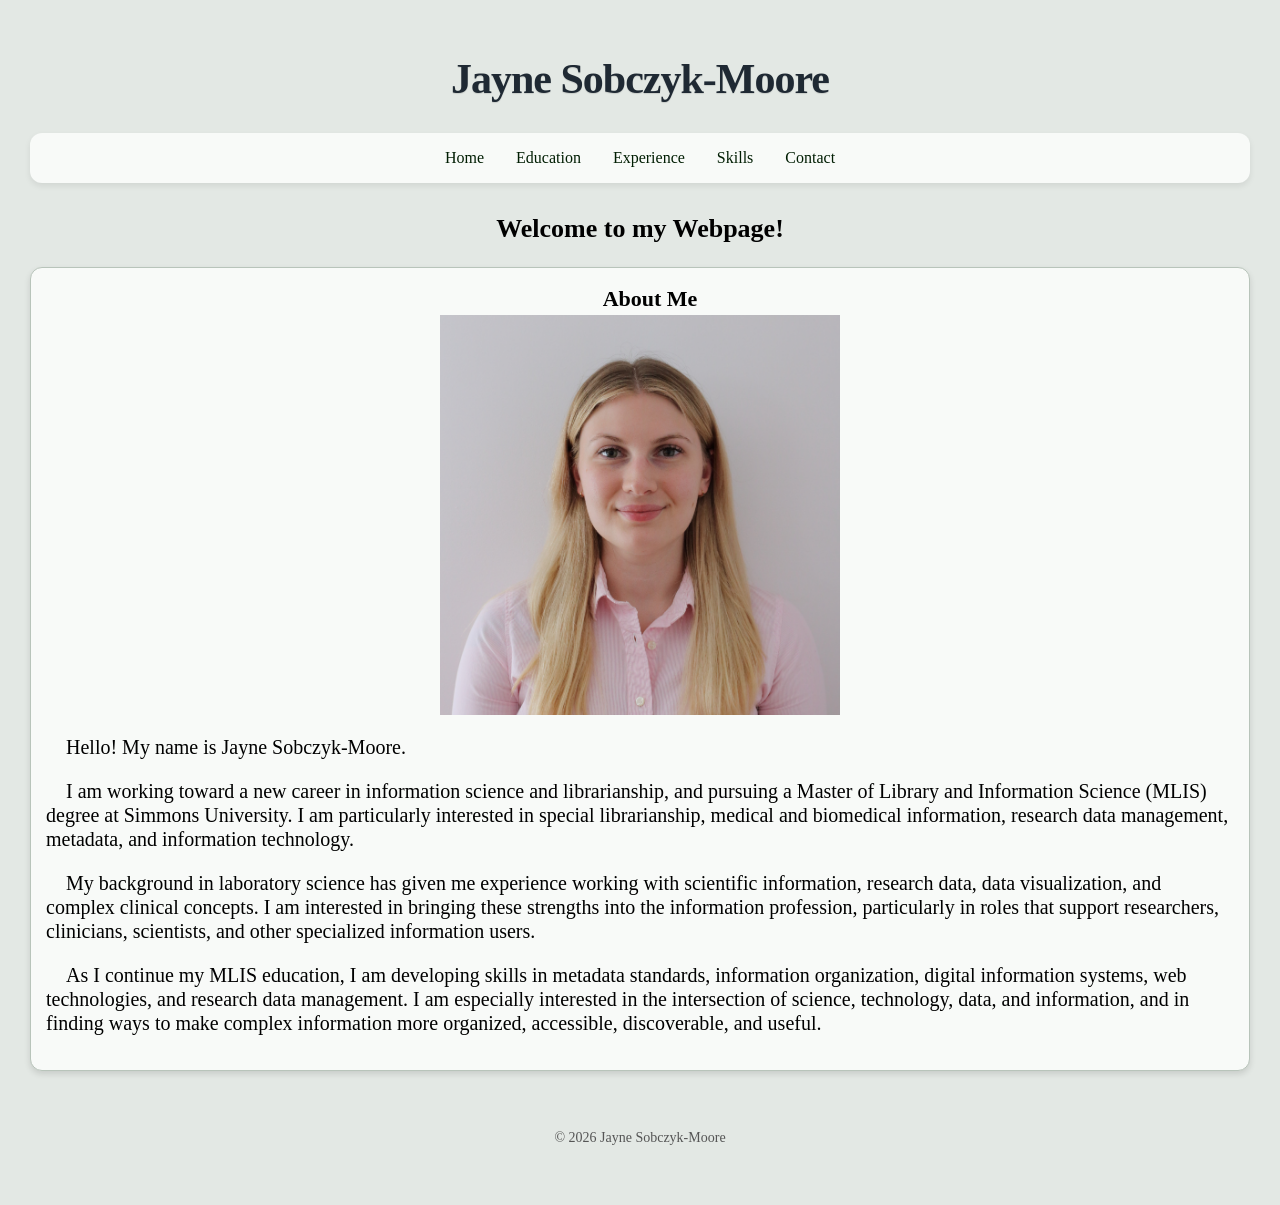
<file: index.html>
<!DOCTYPE html>
<html lang="en">
<head>
    <meta charset="UTF-8">
    <meta name="viewport" content="width=device-width, initial-scale=1.0">
    <title>Home | Jayne Sobczyk-Moore</title>
    <link rel="stylesheet" href="style.css">
</head>

<body>

    <header>
        <h1>Jayne Sobczyk-Moore</h1>

        <nav>
            <a href="index.html">Home</a>
            <a href="education.html">Education</a>
            <a href="experience.html">Experience</a>
            <a href="skills.html">Skills</a>
            <a href="contact.html">Contact</a>
        </nav>
    </header>

    <main>
        <h2>Welcome to my Webpage!</h2>

<about>
<div class="box">
            <h3>About Me</h3>
            <img class="profilephoto" src="me.JPG" alt="My Photo" width="400">
        <p>Hello! My name is Jayne Sobczyk-Moore.</p>
            <p>
            I am working toward a new career in information science and librarianship, and pursuing a Master of Library and Information Science (MLIS) 
            degree at Simmons University. I am particularly interested in special librarianship, medical and biomedical information, 
            research data management, metadata, and information technology.
            </p>
            <p>
            My background in laboratory science has given me experience working with scientific information, research data, data visualization, 
            and complex clinical concepts. I am interested in bringing these strengths into the information profession, particularly in roles that support researchers, 
            clinicians, scientists, and other specialized information users.
            </p>
            <p>
            As I continue my MLIS education, I am developing skills in metadata standards, information organization, digital information systems, web technologies, 
            and research data management. I am especially interested in the intersection of science, technology, data, and information, and in finding ways to make complex 
            information more organized, accessible, discoverable, and useful.
            </p>
        </div>
</about>
    </main>

    <footer>
        <p>&copy; 2026 Jayne Sobczyk-Moore</p>
    </footer>

</body>
</html>
</file>
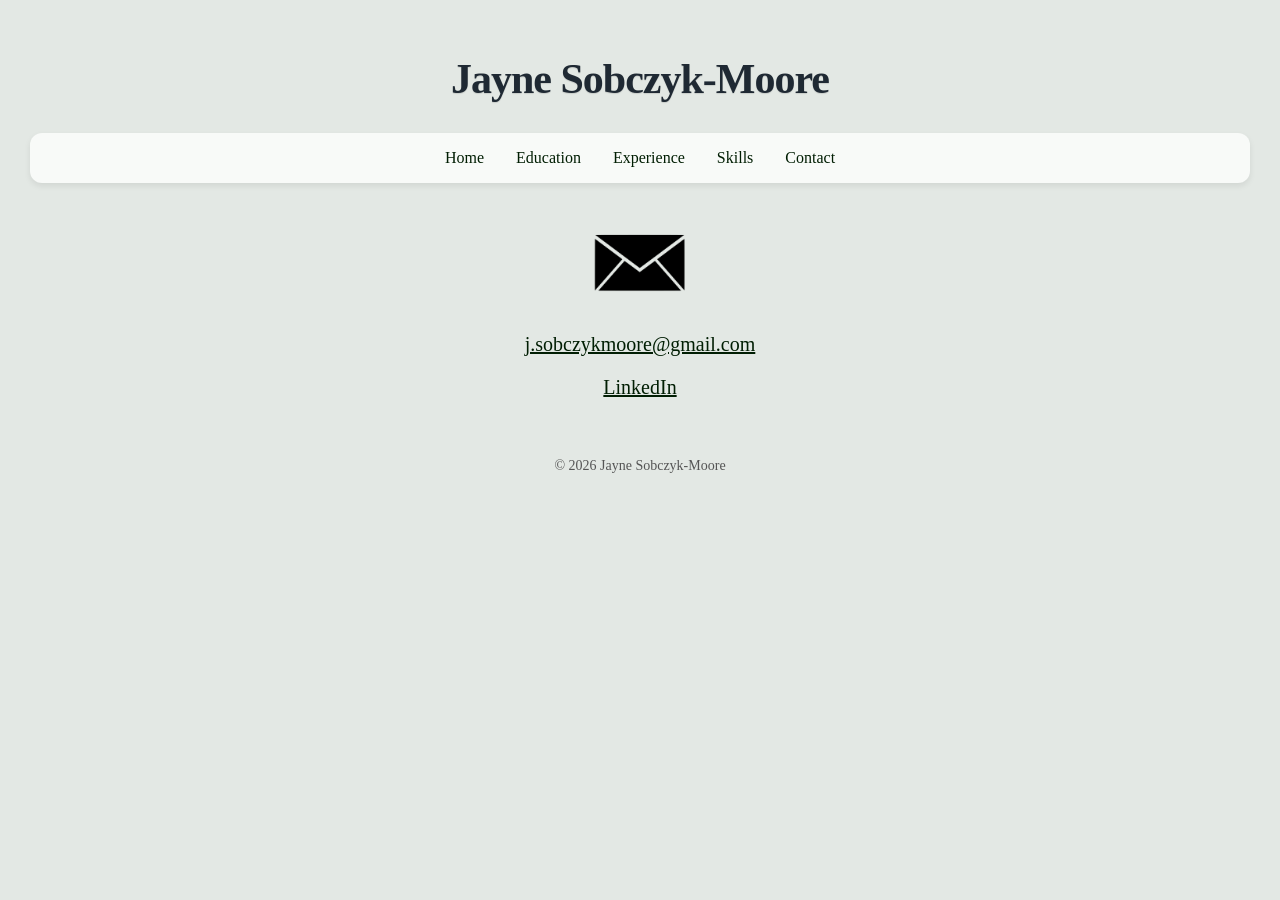
<file: contact.html>
<html lang="en">
<head>
    <meta charset="UTF-8">
    <meta name="viewport" content="width=device-width, initial-scale=1.0">
    <title>Contact | Jayne Sobczyk-Moore</title>
    <link rel="stylesheet" href="style.css">
</head>

<body>

    <header>
        <h1>Jayne Sobczyk-Moore</h1>

        <nav>
            <a href="index.html">Home</a>
            <a href="education.html">Education</a>
            <a href="experience.html">Experience</a>
            <a href="skills.html">Skills</a>
            <a href="contact.html">Contact</a>
        </nav>
    </header>

    <main>
        <contact>
        <img src="email.png" alt="email icon" width="100">
        <p><a href="mailto:j.sobczykmoore@gmail.com">j.sobczykmoore@gmail.com</a></p>
        <p><a href="https://www.linkedin.com/in/jayne-sobczyk-moore-a0b239a9/" target="_blank">LinkedIn</a></p>
        </contact>  
    </main>

    <footer>
        <p>&copy; 2026 Jayne Sobczyk-Moore</p>
    </footer>

</body>
</html>
</file>
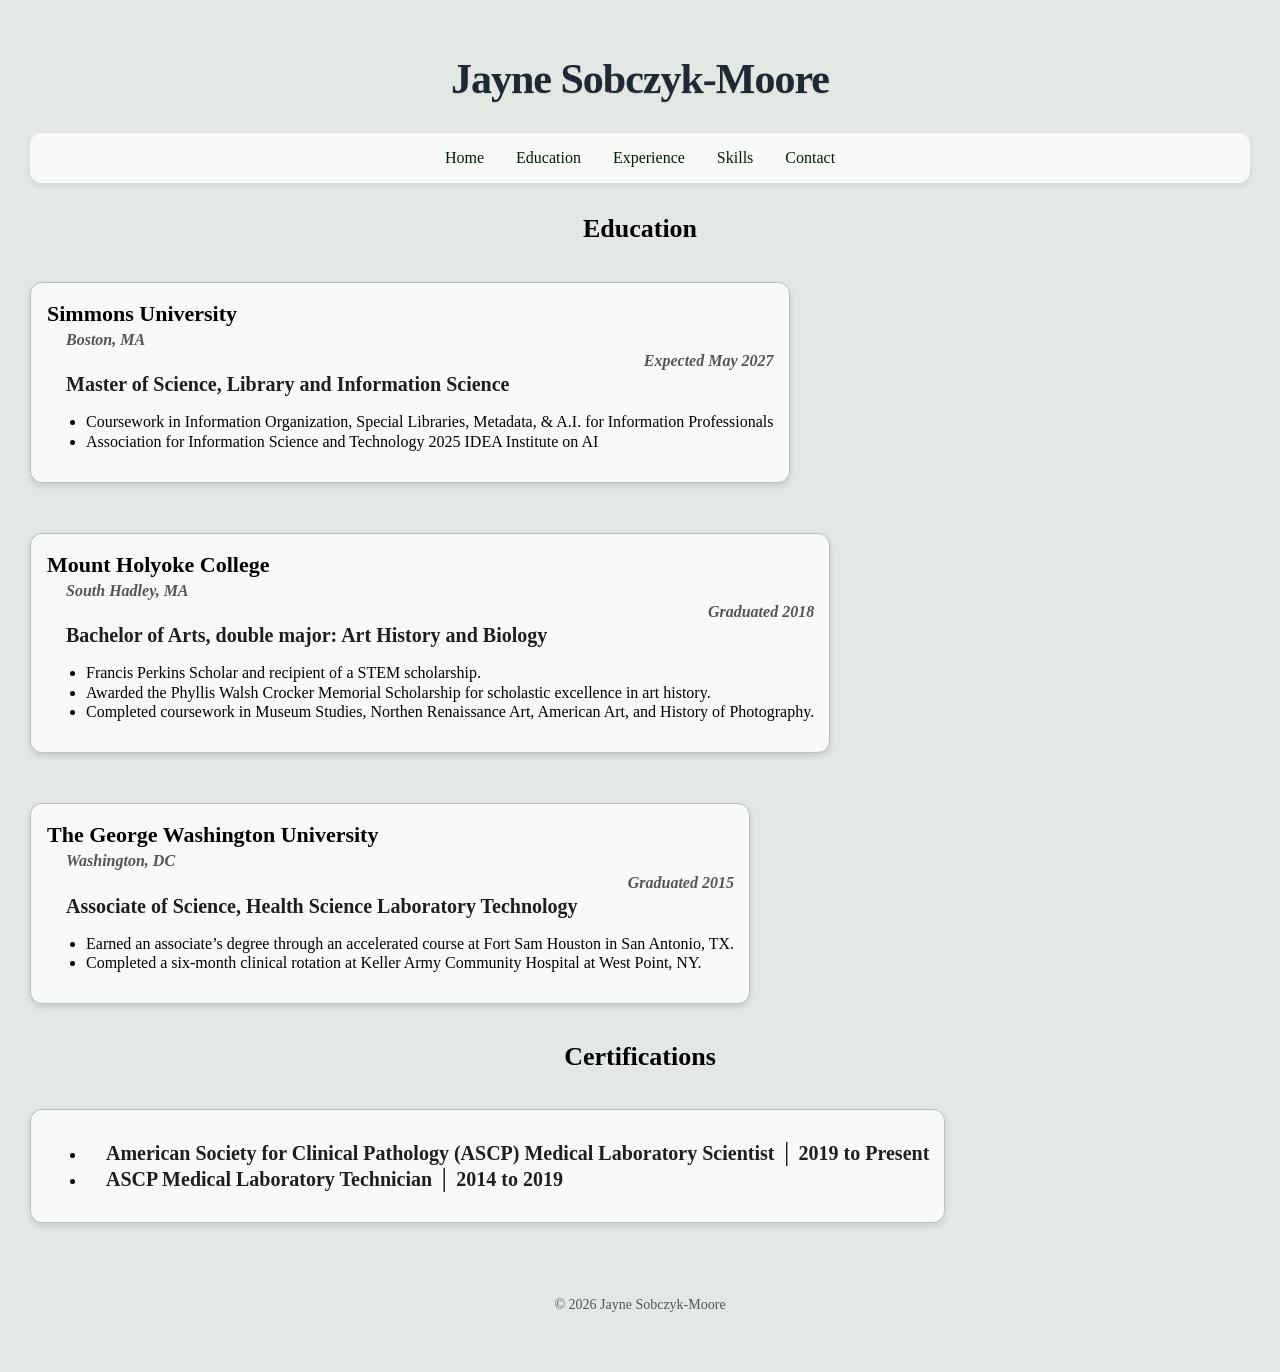
<file: education.html>
<!DOCTYPE html>
<html lang="en">
<head>
    <meta charset="UTF-8">
    <meta name="viewport" content="width=device-width, initial-scale=1.0">
    <title>Education | Jayne Sobczyk-Moore</title>
    <link rel="stylesheet" href="style.css">
</head>

<body>

    <header>
        <h1>Jayne Sobczyk-Moore</h1>

        <nav>
            <a href="index.html">Home</a>
            <a href="education.html">Education</a>
            <a href="experience.html">Experience</a>
            <a href="skills.html">Skills</a>
            <a href="contact.html">Contact</a>
        </nav>
    </header>

    <main>
        <h2>Education</h2>
        <div class="section">
            <div class="box">
            <h3>Simmons University</h3>
                <h4>Boston, MA</h4>
                <h5>Expected May 2027</h5>
                <h6>Master of Science, Library and Information Science</h6>
                    <ul>
                        <li>Coursework in Information Organization, Special Libraries, Metadata, & A.I. for Information Professionals</li>
                        <li>Association for Information Science and Technology 2025 IDEA Institute on AI</li>
                    </ul>
            </div>

            <div class="box">
            <h3>Mount Holyoke College</h3>
            <h4>South Hadley, MA</h4>
            <h5>Graduated 2018</h5>
            <h6>Bachelor of Arts, double major: Art History and Biology</h6>
                <ul>
                    <li>Francis Perkins Scholar and recipient of a STEM scholarship. </li>
                    <li>Awarded the Phyllis Walsh Crocker Memorial Scholarship for scholastic excellence in art history.</li>
                    <li>Completed coursework in Museum Studies, Northen Renaissance Art, American Art, and History of Photography.</li>
                </ul>
            </div>

            <div class="box">
            <h3>The George Washington University</h3>
            <h4>Washington, DC</h4>
            <h5>Graduated 2015</h5>
            <h6>Associate of Science, Health Science Laboratory Technology</h6>
                <ul>
                    <li>Earned an associate’s degree through an accelerated course at Fort Sam Houston in San Antonio, TX. </li>
                    <li>Completed a six-month clinical rotation at Keller Army Community Hospital at West Point, NY.</li>
                </ul>
            </div>
        </div>

        <h2>Certifications</h2>
        <div class="section">
            <div class="box">
                <ul>
                <li>
                <h6>American Society for Clinical Pathology (ASCP) Medical Laboratory Scientist │ 2019 to Present</h6>
                </li>
                <li>
                <h6>ASCP Medical Laboratory Technician │ 2014 to 2019</h6>
                </li>
                </ul>
            </div>
        </div>
        </main>

    <footer>
        <p>&copy; 2026 Jayne Sobczyk-Moore</p>
    </footer>

</body>
</html>
</file>
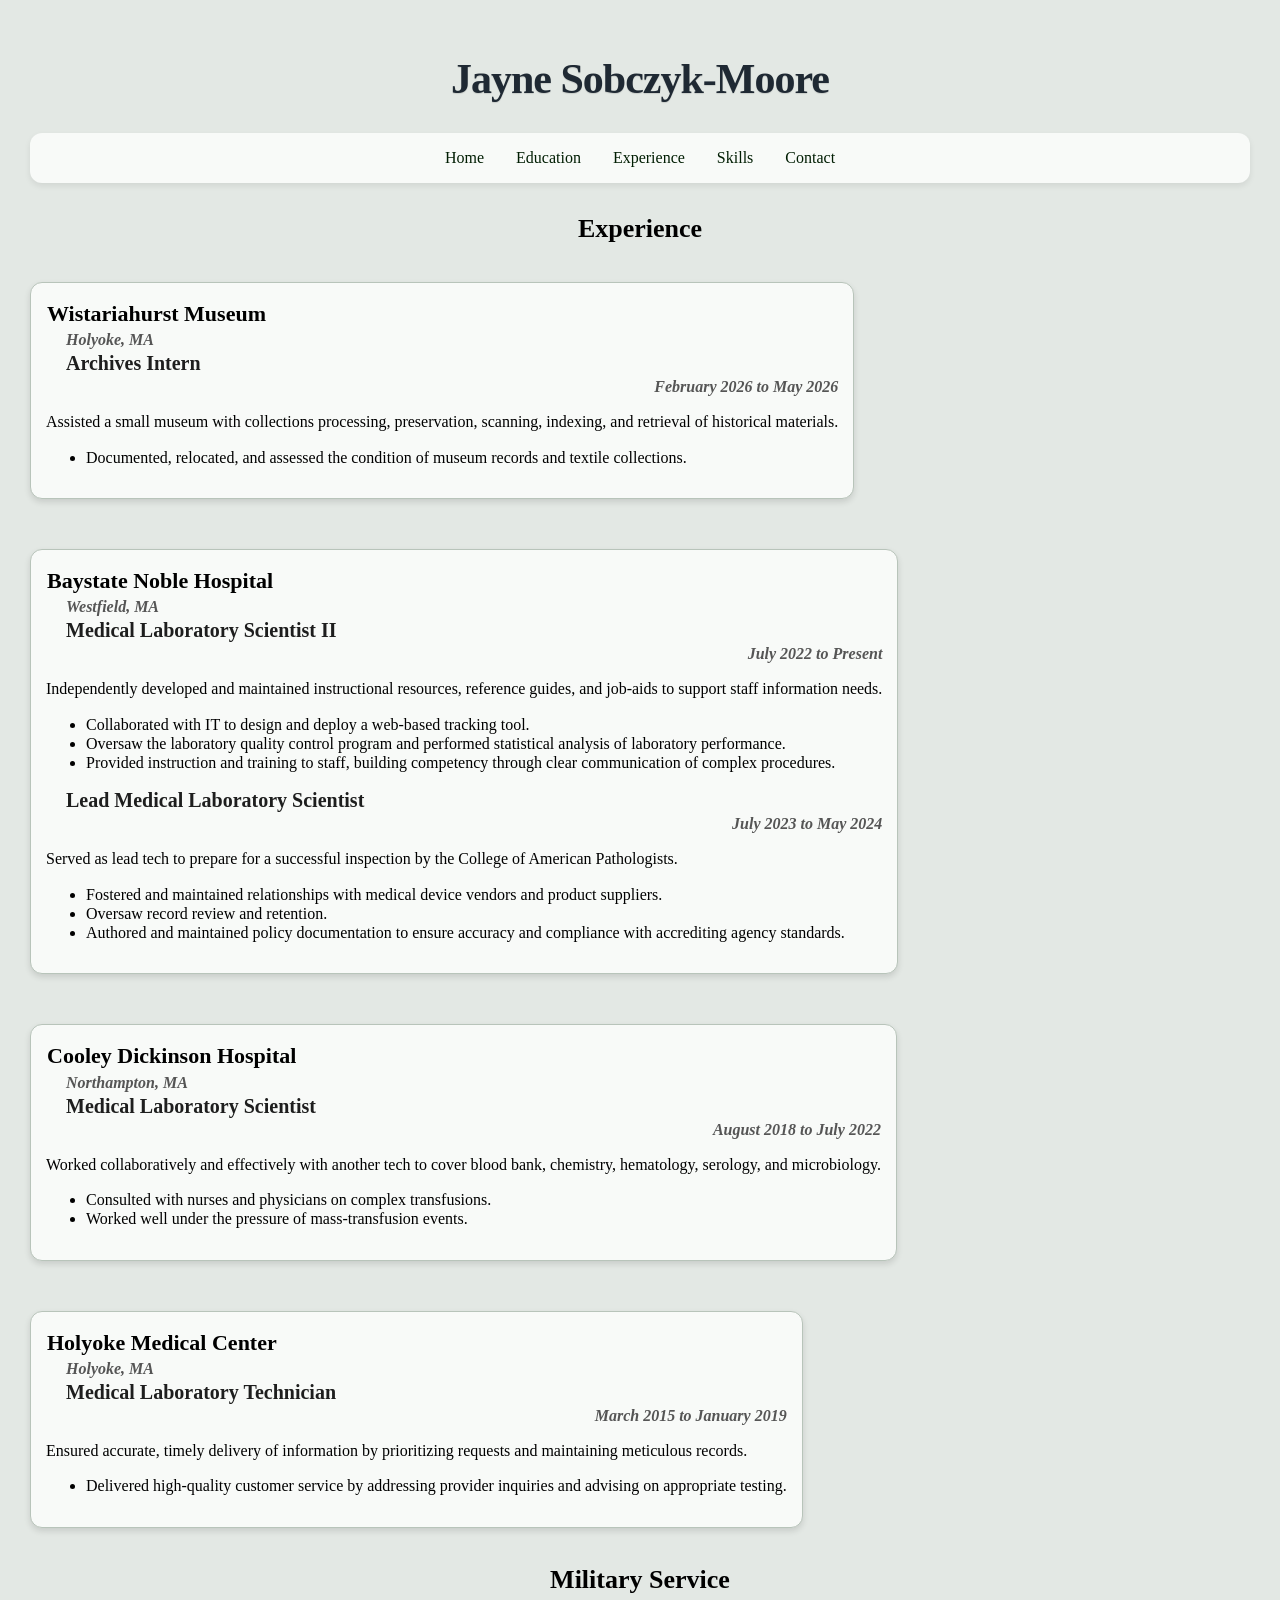
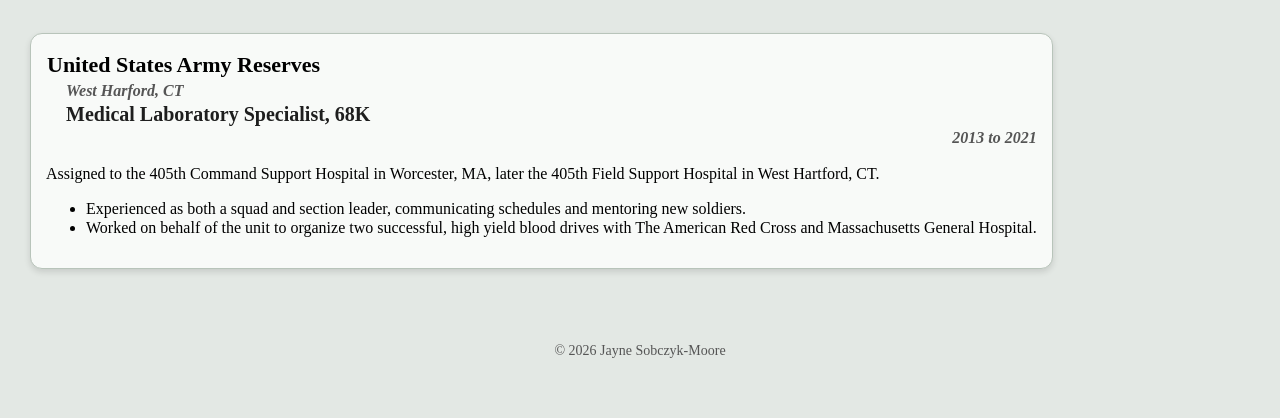
<file: experience.html>
<!DOCTYPE html>
<html lang="en">
<head>
    <meta charset="UTF-8">
    <meta name="viewport" content="width=device-width, initial-scale=1.0">
    <title>Experience | Jayne Sobczyk-Moore</title>
    <link rel="stylesheet" href="style.css">
</head>

<body>

    <header>
        <h1>Jayne Sobczyk-Moore</h1>

        <nav>
            <a href="index.html">Home</a>
            <a href="education.html">Education</a>
            <a href="experience.html">Experience</a>
            <a href="skills.html">Skills</a>
            <a href="contact.html">Contact</a>
        </nav>
    </header>

    <main>
        <h2>Experience</h2>
            <div class="section">
            
                <div class="box">
                    <h3>Wistariahurst Museum</h3>
                    <h4>Holyoke, MA</h4>
                    <h6>Archives Intern</h6>
                    <h5>February 2026 to May 2026</h5>
                    <p>Assisted a small museum with collections processing, preservation, scanning, indexing, and retrieval of historical materials.</p>
                        <ul>
                            <li>Documented, relocated, and assessed the condition of museum records and textile collections.</li>
                        </ul>
                    </div>

                <div class="box">
                    <h3>Baystate Noble Hospital</h3>
                    <h4>Westfield, MA</h4>
                    <h6>Medical Laboratory Scientist II</h6>
                    <h5>July 2022 to Present</h5>
                    <p>Independently developed and maintained instructional resources, reference guides, and job-aids to support staff information needs.</p>
                        <ul>
                            <li>Collaborated with IT to design and deploy a web-based tracking tool.</li>
                            <li>Oversaw the laboratory quality control program and performed statistical analysis of laboratory performance.</li>
                            <li>Provided instruction and training to staff, building competency through clear communication of complex procedures.</li>
                        </ul>
                    <h6>Lead Medical Laboratory Scientist</h6>
                    <h5>July 2023 to May 2024</h5>
                    <p>Served as lead tech to prepare for a successful inspection by the College of American Pathologists.</p>
                        <ul>
                            <li>Fostered and maintained relationships with medical device vendors and product suppliers.</li>
                            <li>Oversaw record review and retention.</li>
                            <li>Authored and maintained policy documentation to ensure accuracy and compliance with accrediting agency standards.</li>
                    </ul>
                </div>

            <div class="box">
                <h3>Cooley Dickinson Hospital</h3>
                <h4>Northampton, MA</h4>
                <h6>Medical Laboratory Scientist</h6>
                <h5>August 2018 to July 2022</h5>
                <p>Worked collaboratively and effectively with another tech to cover blood bank, chemistry, hematology, serology, and microbiology.</p>
                    <ul>
                        <li>Consulted with nurses and physicians on complex transfusions.</li>
                        <li>Worked well under the pressure of mass-transfusion events.</li>
                    </ul>
            </div>

            <div class="box">
            <h3>Holyoke Medical Center</h3>
                <h4>Holyoke, MA</h4>
                <h6>Medical Laboratory Technician</h6>
                <h5>March 2015 to January 2019</h5>
                <p>Ensured accurate, timely delivery of information by prioritizing requests and maintaining meticulous records.</p>
                    <ul>
                        <li>Delivered high-quality customer service by addressing provider inquiries and advising on appropriate testing.</li>
                    </ul>
            </div>
            </div>
        <h2>Military Service</h2>
            <div class="section"> 
            <div class="box">
            <h3>United States Army Reserves</h3>
                <h4>West Harford, CT</h4>
                <h6>Medical Laboratory Specialist, 68K</h6>
                <h5>2013 to 2021</h5>
                <p>Assigned to the 405th Command Support Hospital in Worcester, MA, later the 405th Field Support Hospital in West Hartford, CT.</p>
                    <ul>
                        <li>Experienced as both a squad and section leader, communicating schedules and mentoring new soldiers.</li>
                        <li>Worked on behalf of the unit to organize two successful, high yield blood drives with The American Red Cross and Massachusetts General Hospital.</li>
                    </ul>
            </div>
            </div>   
                </main>

    <footer>
        <p>&copy; 2026 Jayne Sobczyk-Moore</p>
    </footer>

</body>
</html>
</file>
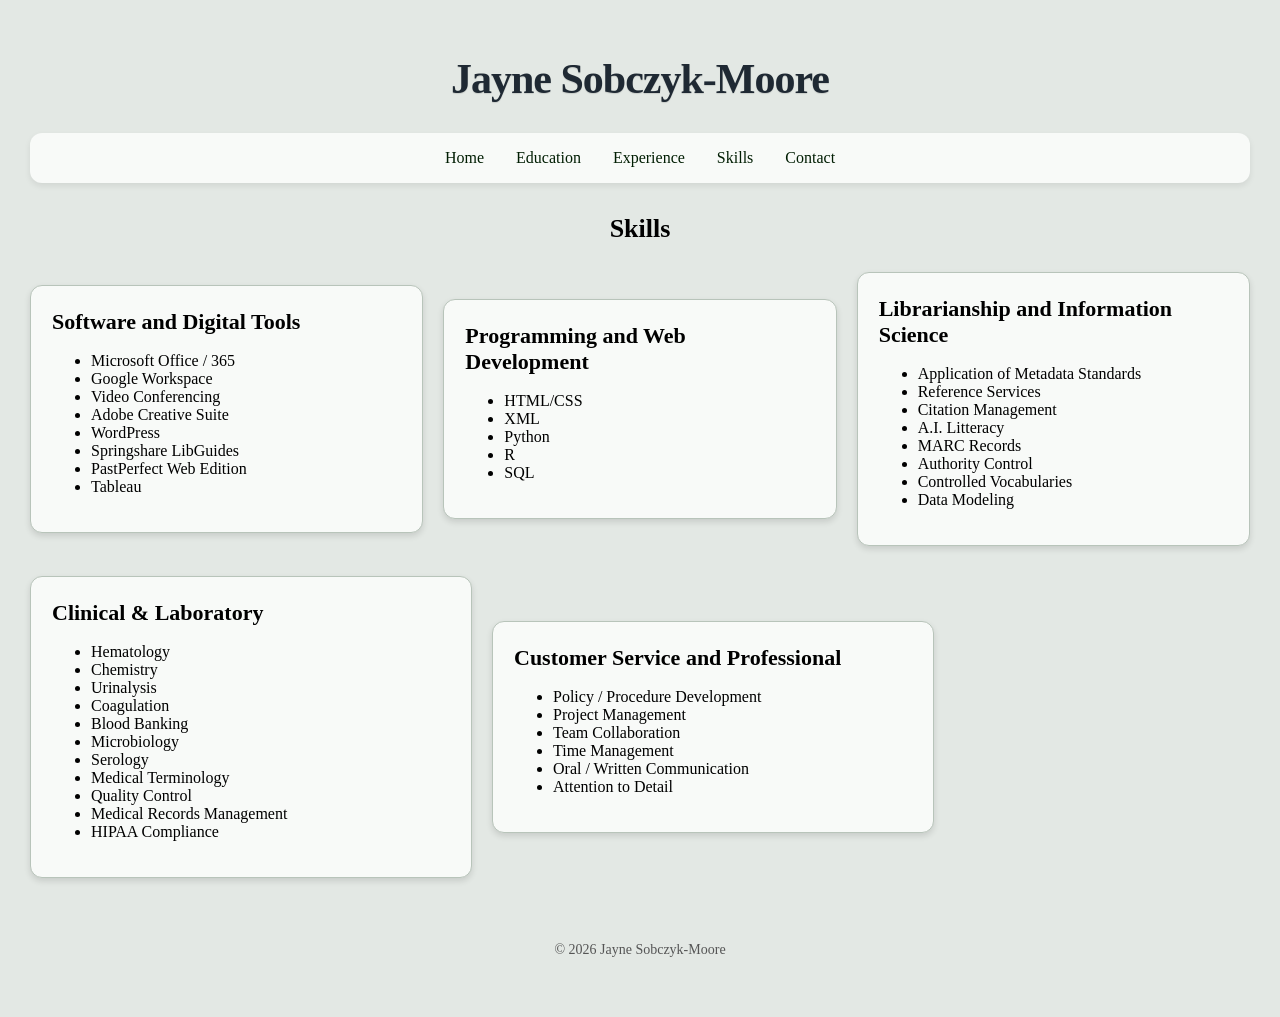
<file: skills.html>
<!DOCTYPE html>
<html lang="en">
<head>
    <meta charset="UTF-8">
    <meta name="viewport" content="width=device-width, initial-scale=1.0">
    <title>About | Jayne Sobczyk-Moore</title>
    <link rel="stylesheet" href="style.css">
</head>

<body>

    <header>
        <h1>Jayne Sobczyk-Moore</h1>

        <nav>
            <a href="index.html">Home</a>
            <a href="education.html">Education</a>
            <a href="experience.html">Experience</a>
            <a href="skills.html">Skills</a>
            <a href="contact.html">Contact</a>
        </nav>
    </header>

    <main>
        <h2>Skills</h2>

        <div class="skills">
            
        <div class="skillbox">
            <h3>Software and Digital Tools</h3>
                <ul>
                    <li>Microsoft Office / 365</li> 
                    <li>Google Workspace</li>
                    <li>Video Conferencing</li>
                    <li>Adobe Creative Suite</li>
                    <li>WordPress</li>
                    <li>Springshare LibGuides</li>
                    <li>PastPerfect Web Edition </li>
                    <li>Tableau</li>
                </ul>
            </div>

            <div class="skillbox">
            <h3>Programming and Web Development</h3>
                <ul>
                    <li>HTML/CSS</li>
                    <li>XML</li>
                    <li>Python</li>
                    <li>R</li>
                    <li>SQL</li>
                </ul> 
            </div>

            <div class="skillbox">
            <h3>Librarianship and Information Science</h3>
                <ul>
                    <li>Application of Metadata Standards</li>
                    <li>Reference Services</li>
                    <li>Citation Management</li>
                    <li>A.I. Litteracy</li>
                    <li>MARC Records</li>
                    <li>Authority Control</li>
                    <li>Controlled Vocabularies</li>
                    <li>Data Modeling</li>
                </ul>
            </div>

            <div class="skillbox">
            <h3>Clinical & Laboratory</h3>
                <ul>
                    <li>Hematology</li>
                    <li>Chemistry</li>
                    <li>Urinalysis</li>
                    <li>Coagulation</li>
                    <li>Blood Banking</li>
                    <li>Microbiology</li>
                    <li>Serology</li>
                    <li>Medical Terminology</li>
                    <li>Quality Control</li>
                    <li>Medical Records Management</li>
                    <li>HIPAA Compliance</li>
                </ul>
            </div>

            <div class="skillbox">
            <h3>Customer Service and Professional</h3>
                <ul>
                    <li>Policy / Procedure Development</li>
                    <li>Project Management</li>
                    <li>Team Collaboration</li>
                    <li>Time Management</li>
                    <li>Oral / Written Communication</li>
                    <li>Attention to Detail</li>
                </ul>
            </div>
        </div>
    </main>

    <footer>
        <p>&copy; 2026 Jayne Sobczyk-Moore</p>
    </footer>

</body>
</html>
</file>
<file: style.css>
body{
    font-family: "Times New Roman", Times, serif;
    font-size: 16px;
    font-weight: normal;
    font-style: normal;
    color: hsl(0, 0%, 0%);
    margin: 0px;
    padding: 30px;
    background-color: #e3e8e4;
}

@media (max-width: 600px) {
    body {
        padding: 10px;
    }
}

nav {
    display: flex;
    justify-content: center;
    flex-wrap: wrap;
    gap: 8px;
    background-color: #f8faf8;
    padding: 8px;
    border-radius: 12px;
    margin: 20px auto 30px auto;
    box-shadow: 0 3px 6px rgba(0, 0, 0, 0.08);
}

nav a {
    color: #243b2a;
    text-decoration: none;
    padding: 8px 12px;
    border-radius: 8px;
    font-weight: 500;
}

nav a:hover {
    background-color: #d5ddd7;
}

@media (max-width: 600px) {

    nav {
        gap: 2px;
        padding: 5px;
        border-radius: 0;
        box-shadow: none;
    }

    nav a {
        padding: 7px 9px;
        font-size: 14px;
    }

}

h1 {
    color: #1f2933;
    font-size: 42px;
    font-weight: 600;
    text-align: center;
    letter-spacing: -1px;
    margin: 15px 0 15px 0;
    padding: 10px;
    text-shadow: 0 1px 1px rgba(0, 0, 0, 0.123);
}
h2{
    color: #000000;
    font-size: 26px;
    padding: 1px;
    text-align: center;
}
h3{
    color: #000000;
    font-size: 22px;
    padding: 1px;
    margin-bottom: 2px;
    margin-top: 2px;
}
h4{
    color: #555;
    font-size: 16px;
    margin-left: 20px;
    margin-bottom: 2px;
    margin-top: 2px;
    font-style: italic;
}
h5{
    color: #555;
    font-size: 16px;
    margin-left: 20px;
    margin-bottom: 2px;
    margin-top: 2px;
    text-align: right;
    font-style: italic;
}
h6{
    color: #000000e1;
    font-size: 20px;
    margin-left: 20px;
    margin-bottom: 2px;
    margin-top: 2px;
}

@media (max-width: 600px) {

    h1 {
        font-size: 30px;
        padding: 5px;
    }

    h2 {
        font-size: 23px;
    }

    h3 {
        font-size: 19px;
    }
    h6 {
        font-size: 16px;
    }

}

a:link,a:visited{
    color: #011e03;
}

a:hover,a:active{
    color: #015d07;
}

about{
    img {
        display: block;
        margin: 0 auto;}
    font-size: 20px;
    text-indent: 20px;
    h3{
        text-align: center;
    }
}

profilephoto {
    display: block;
    max-width: 100%;
    width: 400px;
    height: auto;
    margin: 0 auto;
    border-radius: 12px;
}

@media (max-width: 600px) {
    .profilephoto {
        width: 50%;
    }
}

contact{
    img {
        display: block;
        margin: 0 auto;
    }
    text-align: center;
    font-size: 20px;
}

.skills {
    display: flex;
    flex-wrap: wrap;
    gap: 20px;
    align-items: center;
}

.skillbox {
    flex: 1 1 250px;
    max-width: 400px;
    background-color: #f8faf8;
    border: 1px solid #b8c4ba;
    padding: 20px;
    margin: 5px 0;
    border-radius: 12px;
    box-shadow: 0 3px 6px rgba(0, 0, 0, 0.123);
}

.section {
    display: flex;
    flex-wrap: wrap;
    gap: 20px;
    align-items: center;
}

.box {
    background-color: #f8faf8;
    border: 1px solid #b8c4ba;
    padding: 15px;
    margin: 15px 0;
    border-radius: 12px;
    box-shadow: 0 3px 6px rgba(0, 0, 0, 0.123);
    line-height: 1.2;
}

footer {
    font-size: 14px;
    color: #555;
    padding: 15px 0;
    margin-top: 30px;
    text-align: center;
}
</file>
